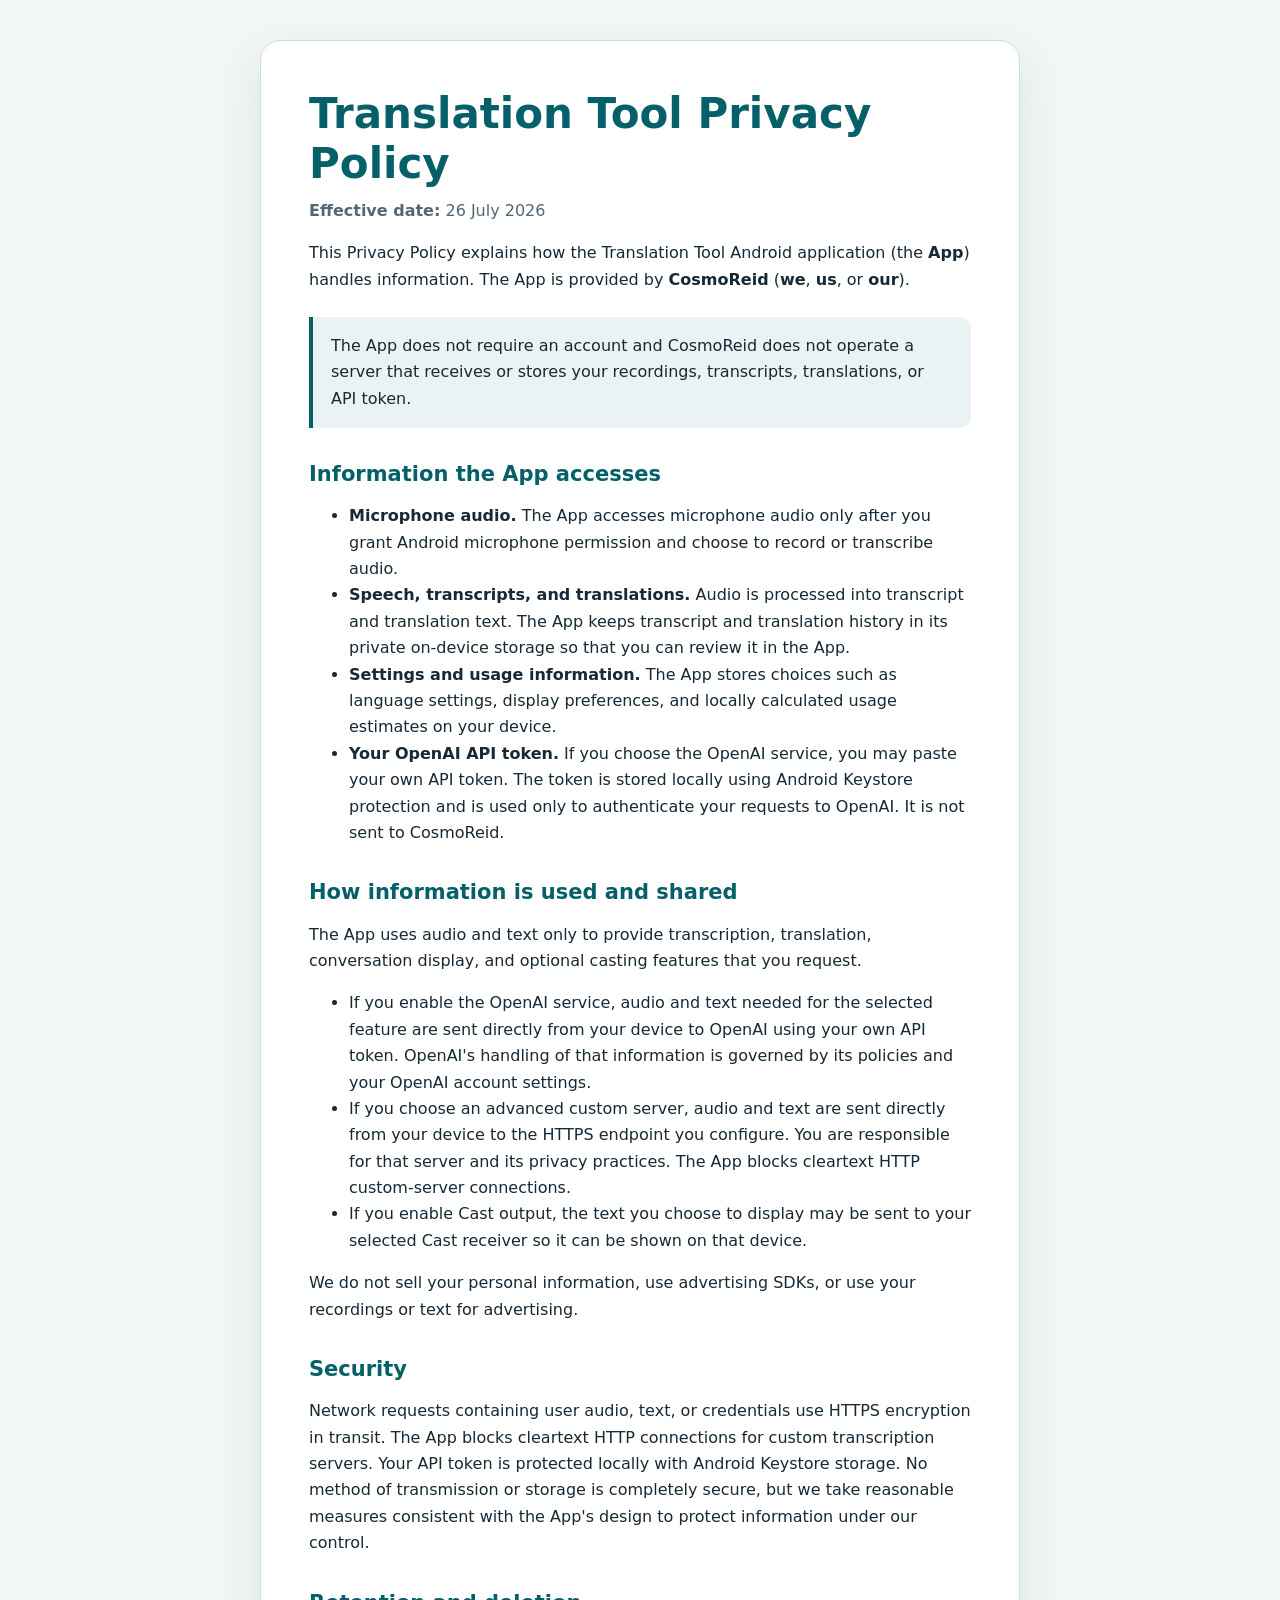
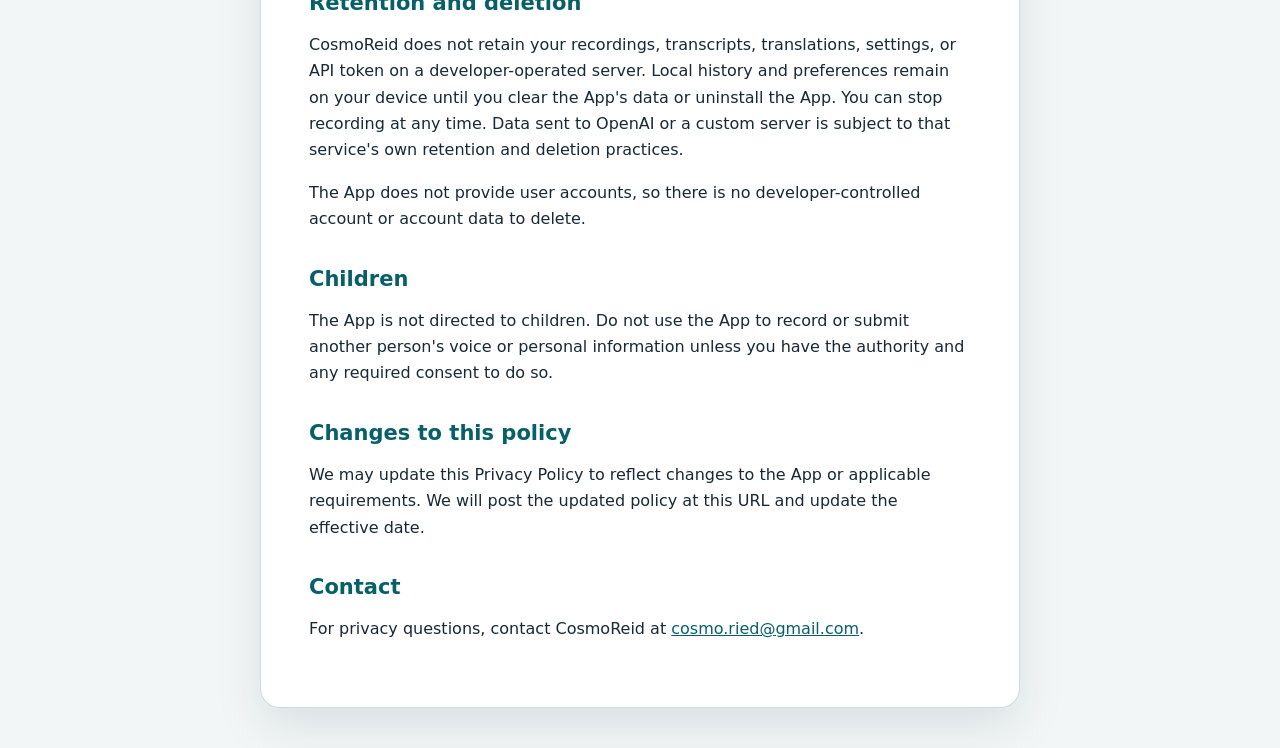
<file: privacy.html>
<!doctype html>
<html lang="en-AU">
<head>
  <meta charset="utf-8">
  <meta name="viewport" content="width=device-width, initial-scale=1">
  <meta name="description" content="Privacy Policy for the Translation Tool Android application.">
  <title>Translation Tool Privacy Policy</title>
  <style>
    :root {
      color-scheme: light dark;
      --canvas: #f2f6f7;
      --surface: #ffffff;
      --ink: #172936;
      --muted: #526775;
      --accent: #05606a;
      --line: #cbdde0;
    }
    @media (prefers-color-scheme: dark) {
      :root {
        --canvas: #061d21;
        --surface: #0c2c31;
        --ink: #edf7f6;
        --muted: #b8ccce;
        --accent: #74e0d6;
        --line: #285056;
      }
    }
    * { box-sizing: border-box; }
    body {
      margin: 0;
      background: var(--canvas);
      color: var(--ink);
      font: 16px/1.65 system-ui, -apple-system, BlinkMacSystemFont, "Segoe UI", sans-serif;
    }
    main {
      width: min(760px, calc(100% - 32px));
      margin: 40px auto;
      padding: clamp(24px, 5vw, 48px);
      background: var(--surface);
      border: 1px solid var(--line);
      border-radius: 20px;
      box-shadow: 0 18px 48px rgb(0 37 42 / 10%);
    }
    h1, h2 { line-height: 1.2; color: var(--accent); }
    h1 { margin: 0 0 8px; font-size: clamp(30px, 6vw, 42px); }
    h2 { margin: 34px 0 10px; font-size: 21px; }
    p, li { max-width: 68ch; }
    .updated { margin: 0; color: var(--muted); }
    a { color: var(--accent); }
    .notice {
      margin-top: 24px;
      padding: 16px 18px;
      border-left: 4px solid var(--accent);
      background: color-mix(in srgb, var(--accent) 8%, transparent);
      border-radius: 0 12px 12px 0;
    }
  </style>
</head>
<body>
  <main>
    <h1>Translation Tool Privacy Policy</h1>
    <p class="updated"><strong>Effective date:</strong> 26 July 2026</p>

    <p>This Privacy Policy explains how the Translation Tool Android application (the <strong>App</strong>) handles information. The App is provided by <strong>CosmoReid</strong> (<strong>we</strong>, <strong>us</strong>, or <strong>our</strong>).</p>

    <div class="notice">The App does not require an account and CosmoReid does not operate a server that receives or stores your recordings, transcripts, translations, or API token.</div>

    <h2>Information the App accesses</h2>
    <ul>
      <li><strong>Microphone audio.</strong> The App accesses microphone audio only after you grant Android microphone permission and choose to record or transcribe audio.</li>
      <li><strong>Speech, transcripts, and translations.</strong> Audio is processed into transcript and translation text. The App keeps transcript and translation history in its private on-device storage so that you can review it in the App.</li>
      <li><strong>Settings and usage information.</strong> The App stores choices such as language settings, display preferences, and locally calculated usage estimates on your device.</li>
      <li><strong>Your OpenAI API token.</strong> If you choose the OpenAI service, you may paste your own API token. The token is stored locally using Android Keystore protection and is used only to authenticate your requests to OpenAI. It is not sent to CosmoReid.</li>
    </ul>

    <h2>How information is used and shared</h2>
    <p>The App uses audio and text only to provide transcription, translation, conversation display, and optional casting features that you request.</p>
    <ul>
      <li>If you enable the OpenAI service, audio and text needed for the selected feature are sent directly from your device to OpenAI using your own API token. OpenAI's handling of that information is governed by its policies and your OpenAI account settings.</li>
      <li>If you choose an advanced custom server, audio and text are sent directly from your device to the HTTPS endpoint you configure. You are responsible for that server and its privacy practices. The App blocks cleartext HTTP custom-server connections.</li>
      <li>If you enable Cast output, the text you choose to display may be sent to your selected Cast receiver so it can be shown on that device.</li>
    </ul>
    <p>We do not sell your personal information, use advertising SDKs, or use your recordings or text for advertising.</p>

    <h2>Security</h2>
    <p>Network requests containing user audio, text, or credentials use HTTPS encryption in transit. The App blocks cleartext HTTP connections for custom transcription servers. Your API token is protected locally with Android Keystore storage. No method of transmission or storage is completely secure, but we take reasonable measures consistent with the App's design to protect information under our control.</p>

    <h2>Retention and deletion</h2>
    <p>CosmoReid does not retain your recordings, transcripts, translations, settings, or API token on a developer-operated server. Local history and preferences remain on your device until you clear the App's data or uninstall the App. You can stop recording at any time. Data sent to OpenAI or a custom server is subject to that service's own retention and deletion practices.</p>
    <p>The App does not provide user accounts, so there is no developer-controlled account or account data to delete.</p>

    <h2>Children</h2>
    <p>The App is not directed to children. Do not use the App to record or submit another person's voice or personal information unless you have the authority and any required consent to do so.</p>

    <h2>Changes to this policy</h2>
    <p>We may update this Privacy Policy to reflect changes to the App or applicable requirements. We will post the updated policy at this URL and update the effective date.</p>

    <h2>Contact</h2>
    <p>For privacy questions, contact CosmoReid at <a href="mailto:cosmo.ried@gmail.com">cosmo.ried@gmail.com</a>.</p>
  </main>
</body>
</html>
</file>
